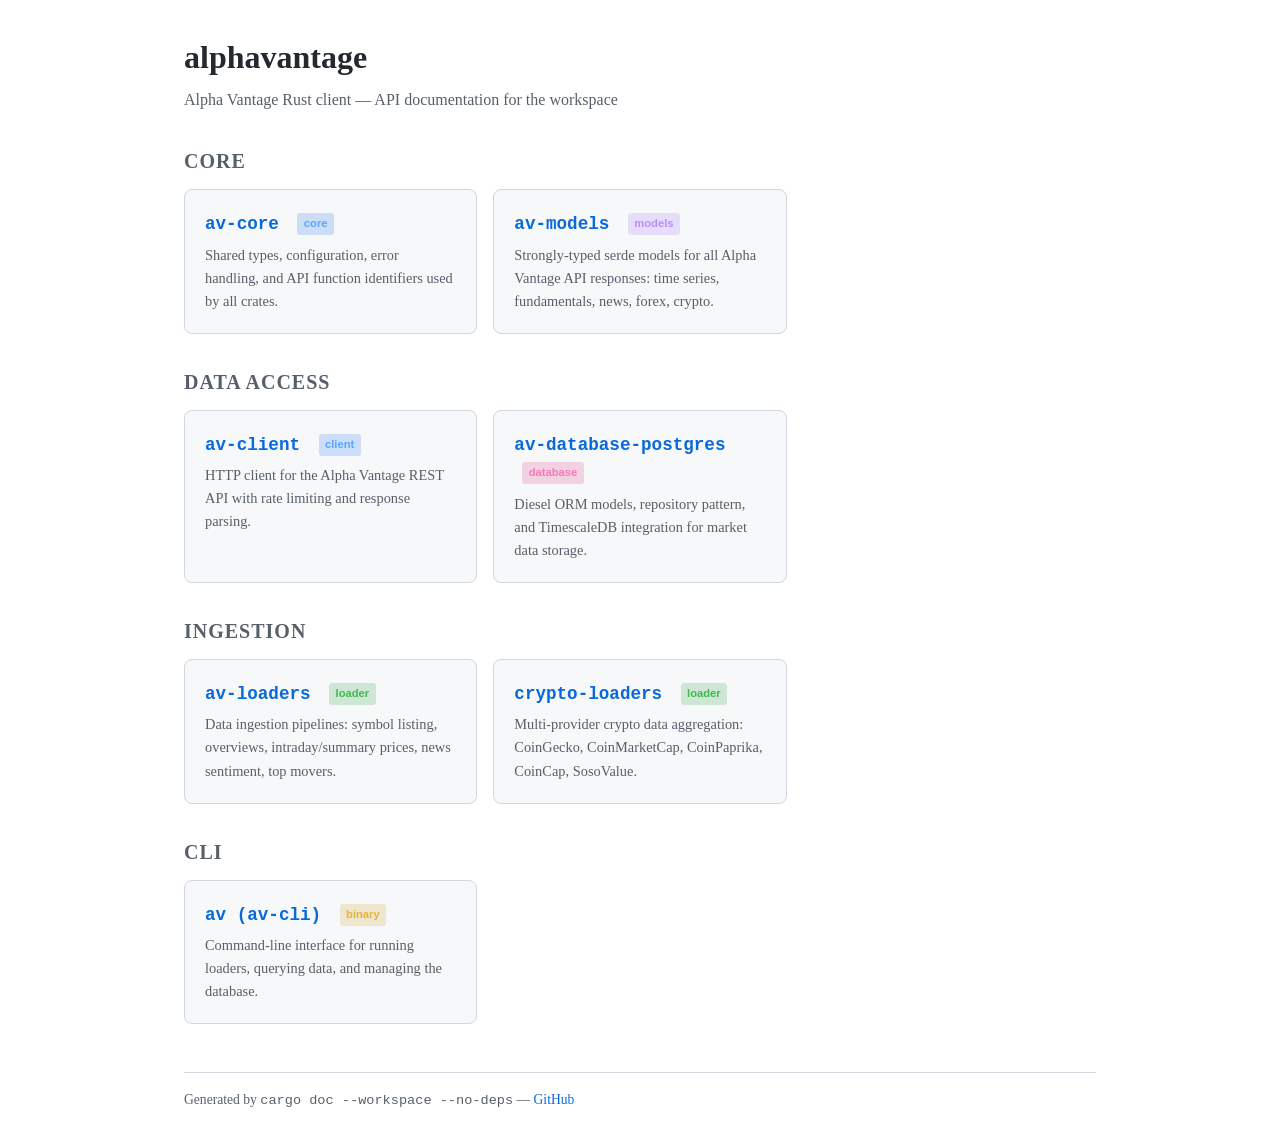
<file: doc/index.html>
<!DOCTYPE html>
<html lang="en">
<head>
  <meta charset="utf-8">
  <title>alphavantage — Rust API Documentation</title>
  <style>
    :root { --bg: #1e1e1e; --fg: #c9d1d9; --accent: #58a6ff; --card-bg: #282828; --border: #3d3d3d; --muted: #8b949e; }
    @media (prefers-color-scheme: light) { :root { --bg: #fff; --fg: #24292f; --accent: #0969da; --card-bg: #f6f8fa; --border: #d0d7de; --muted: #57606a; } }
    * { margin: 0; padding: 0; box-sizing: border-box; }
    body { font-family: "Source Serif 4", Georgia, serif; background: var(--bg); color: var(--fg); max-width: 960px; margin: 0 auto; padding: 2rem 1.5rem; line-height: 1.6; }
    h1 { font-size: 2rem; margin-bottom: 0.25rem; }
    .subtitle { color: var(--muted); font-size: 1rem; margin-bottom: 2rem; }
    h2 { font-size: 1.25rem; margin: 2rem 0 0.75rem; color: var(--muted); text-transform: uppercase; letter-spacing: 0.05em; font-weight: 600; }
    .grid { display: grid; grid-template-columns: repeat(auto-fill, minmax(280px, 1fr)); gap: 1rem; }
    .card { background: var(--card-bg); border: 1px solid var(--border); border-radius: 8px; padding: 1.25rem; text-decoration: none; color: var(--fg); transition: border-color 0.15s; }
    .card:hover { border-color: var(--accent); }
    .card h3 { font-size: 1.1rem; color: var(--accent); margin-bottom: 0.35rem; font-family: "Source Code Pro", monospace; }
    .card p { font-size: 0.9rem; color: var(--muted); }
    .tag { display: inline-block; font-size: 0.7rem; padding: 0.15rem 0.4rem; border-radius: 3px; margin-left: 0.5rem; vertical-align: middle; font-family: sans-serif; }
    .tag-core { background: #1f6feb33; color: #58a6ff; }
    .tag-db { background: #da368033; color: #f778ba; }
    .tag-loader { background: #2ea04333; color: #3fb950; }
    .tag-model { background: #a371f733; color: #bc8cff; }
    .tag-cli { background: #d2992233; color: #e3b341; }
    footer { margin-top: 3rem; padding-top: 1rem; border-top: 1px solid var(--border); font-size: 0.85rem; color: var(--muted); }
    footer a { color: var(--accent); text-decoration: none; }
  </style>
</head>
<body>
  <h1>alphavantage</h1>
  <p class="subtitle">Alpha Vantage Rust client &mdash; API documentation for the workspace</p>

  <h2>Core</h2>
  <div class="grid">
    <a class="card" href="av_core/index.html">
      <h3>av-core <span class="tag tag-core">core</span></h3>
      <p>Shared types, configuration, error handling, and API function identifiers used by all crates.</p>
    </a>
    <a class="card" href="av_models/index.html">
      <h3>av-models <span class="tag tag-model">models</span></h3>
      <p>Strongly-typed serde models for all Alpha Vantage API responses: time series, fundamentals, news, forex, crypto.</p>
    </a>
  </div>

  <h2>Data Access</h2>
  <div class="grid">
    <a class="card" href="av_client/index.html">
      <h3>av-client <span class="tag tag-core">client</span></h3>
      <p>HTTP client for the Alpha Vantage REST API with rate limiting and response parsing.</p>
    </a>
    <a class="card" href="av_database_postgres/index.html">
      <h3>av-database-postgres <span class="tag tag-db">database</span></h3>
      <p>Diesel ORM models, repository pattern, and TimescaleDB integration for market data storage.</p>
    </a>
  </div>

  <h2>Ingestion</h2>
  <div class="grid">
    <a class="card" href="av_loaders/index.html">
      <h3>av-loaders <span class="tag tag-loader">loader</span></h3>
      <p>Data ingestion pipelines: symbol listing, overviews, intraday/summary prices, news sentiment, top movers.</p>
    </a>
    <a class="card" href="crypto_loaders/index.html">
      <h3>crypto-loaders <span class="tag tag-loader">loader</span></h3>
      <p>Multi-provider crypto data aggregation: CoinGecko, CoinMarketCap, CoinPaprika, CoinCap, SosoValue.</p>
    </a>
  </div>

  <h2>CLI</h2>
  <div class="grid">
    <a class="card" href="av/index.html">
      <h3>av (av-cli) <span class="tag tag-cli">binary</span></h3>
      <p>Command-line interface for running loaders, querying data, and managing the database.</p>
    </a>
  </div>

  <footer>
    <p>Generated by <code>cargo doc --workspace --no-deps</code> &mdash; <a href="https://github.com/dbrowne/alphavantage">GitHub</a></p>
  </footer>
</body>
</html>
</file>
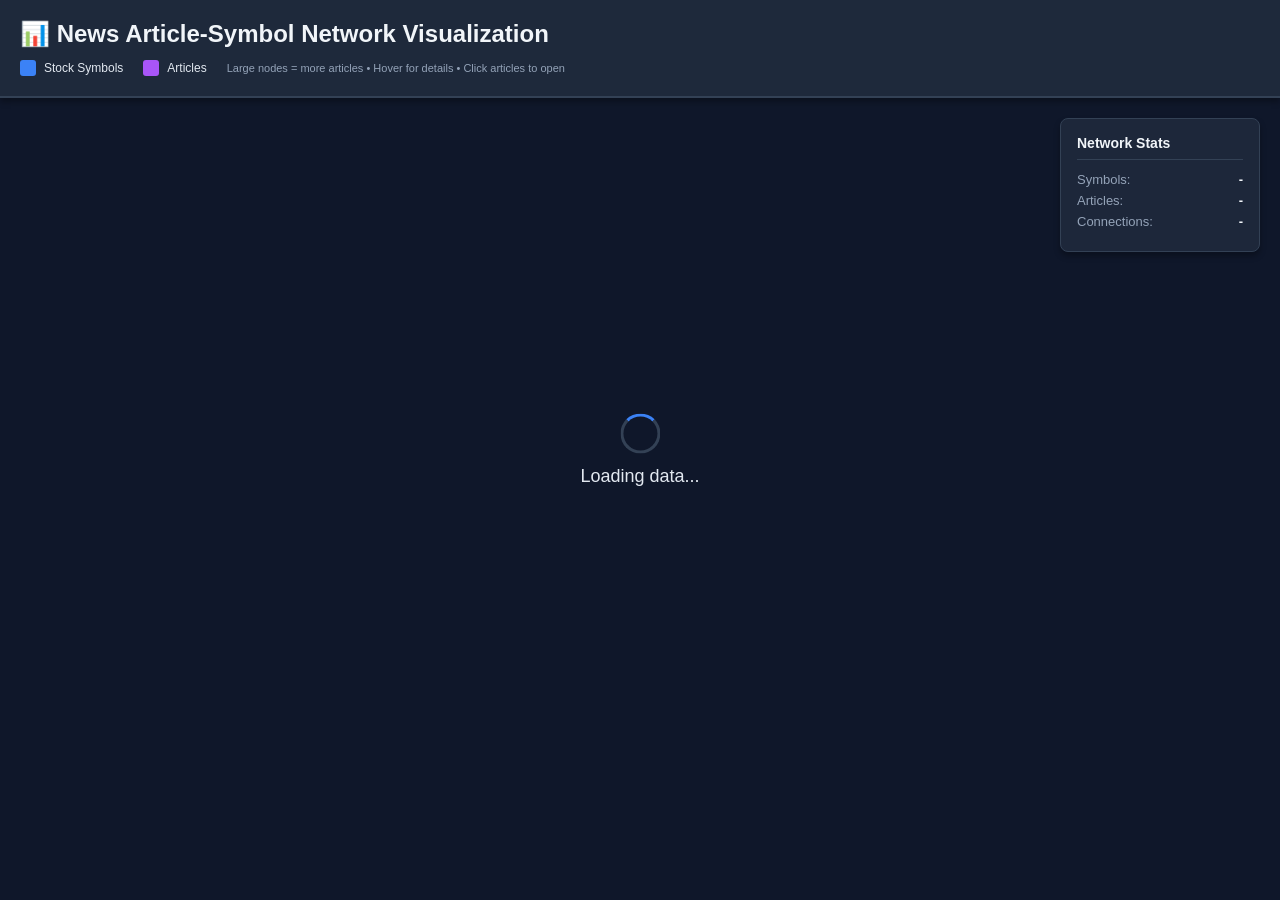
<file: viz/index.html>
<!DOCTYPE html>
<html lang="en">
<!-- quick and dirty code here This is proof of concept work for future development -->
<head>
    <meta charset="UTF-8">
    <meta name="viewport" content="width=device-width, initial-scale=1.0">
    <title>News Relationship Network - POC</title>
    <script src="https://d3js.org/d3.v7.min.js"></script>
    <style>
        * {
            margin: 0;
            padding: 0;
            box-sizing: border-box;
        }

        body {
            font-family: -apple-system, BlinkMacSystemFont, 'Segoe UI', Roboto, Oxygen, Ubuntu, Cantarell, sans-serif;
            background: #0f172a;
            color: #e2e8f0;
            overflow: hidden;
        }

        #header {
            background: #1e293b;
            padding: 20px;
            border-bottom: 2px solid #334155;
            box-shadow: 0 4px 6px rgba(0, 0, 0, 0.3);
        }

        h1 {
            font-size: 24px;
            font-weight: 600;
            color: #f1f5f9;
            margin-bottom: 8px;
        }

        #metadata {
            font-size: 14px;
            color: #94a3b8;
        }

        #controls {
            display: flex;
            gap: 20px;
            margin-top: 12px;
            flex-wrap: wrap;
            align-items: center;
        }

        .control-group {
            display: flex;
            align-items: center;
            gap: 8px;
        }

        label {
            font-size: 13px;
            color: #cbd5e1;
            font-weight: 500;
        }

        select, input[type="range"] {
            padding: 6px 12px;
            background: #334155;
            border: 1px solid #475569;
            border-radius: 6px;
            color: #f1f5f9;
            font-size: 13px;
            cursor: pointer;
        }

        select:hover, input[type="range"]:hover {
            border-color: #64748b;
        }

        input[type="range"] {
            width: 150px;
        }

        .legend {
            display: flex;
            gap: 20px;
            margin-top: 12px;
        }

        .legend-item {
            display: flex;
            align-items: center;
            gap: 8px;
            font-size: 12px;
        }

        .legend-color {
            width: 16px;
            height: 16px;
            border-radius: 3px;
        }

        #viz-container {
            width: 100vw;
            height: calc(100vh - 180px);
            position: relative;
        }

        #network {
            width: 100%;
            height: 100%;
        }

        #stats {
            position: absolute;
            top: 20px;
            right: 20px;
            background: rgba(30, 41, 59, 0.95);
            padding: 16px;
            border-radius: 8px;
            border: 1px solid #334155;
            font-size: 13px;
            min-width: 200px;
            box-shadow: 0 4px 6px rgba(0, 0, 0, 0.3);
        }

        #stats h3 {
            font-size: 14px;
            margin-bottom: 12px;
            color: #f1f5f9;
            border-bottom: 1px solid #334155;
            padding-bottom: 8px;
        }

        .stat-row {
            display: flex;
            justify-content: space-between;
            margin: 6px 0;
            color: #cbd5e1;
        }

        .stat-label {
            color: #94a3b8;
        }

        .stat-value {
            font-weight: 600;
            color: #f1f5f9;
        }

        .tooltip {
            position: absolute;
            background: rgba(15, 23, 42, 0.98);
            border: 1px solid #334155;
            border-radius: 8px;
            padding: 12px;
            pointer-events: none;
            font-size: 13px;
            max-width: 300px;
            opacity: 0;
            transition: opacity 0.2s;
            box-shadow: 0 8px 16px rgba(0, 0, 0, 0.4);
            z-index: 1000;
        }

        .tooltip.show {
            opacity: 1;
        }

        .tooltip-title {
            font-weight: 600;
            color: #f1f5f9;
            margin-bottom: 8px;
            padding-bottom: 6px;
            border-bottom: 1px solid #334155;
        }

        .tooltip-content {
            color: #cbd5e1;
            line-height: 1.5;
        }

        .tooltip-row {
            margin: 4px 0;
        }

        .tooltip-label {
            color: #94a3b8;
            font-size: 11px;
            text-transform: uppercase;
            letter-spacing: 0.5px;
        }

        .node {
            cursor: pointer;
            transition: all 0.2s;
        }

        .node:hover {
            stroke-width: 3px;
        }

        .node-label {
            font-size: 11px;
            pointer-events: none;
            text-anchor: middle;
            fill: #e2e8f0;
            text-shadow: 0 0 4px #0f172a, 0 0 4px #0f172a;
        }

        .link {
            stroke-opacity: 0.6;
            transition: stroke-opacity 0.2s;
        }

        .link:hover {
            stroke-opacity: 1;
        }

        .sentiment-positive { color: #22c55e; }
        .sentiment-negative { color: #ef4444; }
        .sentiment-neutral { color: #94a3b8; }

        #loading {
            position: fixed;
            top: 50%;
            left: 50%;
            transform: translate(-50%, -50%);
            text-align: center;
            font-size: 18px;
        }

        .spinner {
            border: 3px solid #334155;
            border-top: 3px solid #3b82f6;
            border-radius: 50%;
            width: 40px;
            height: 40px;
            animation: spin 1s linear infinite;
            margin: 0 auto 12px;
        }

        @keyframes spin {
            0% { transform: rotate(0deg); }
            100% { transform: rotate(360deg); }
        }
    </style>
</head>
<body>
    <div id="header">
        <h1>📊 News Article-Symbol Network Visualization</h1>
        <div id="metadata"></div>

        <div class="legend">
            <div class="legend-item">
                <div class="legend-color" style="background: #3b82f6;"></div>
                <span>Stock Symbols</span>
            </div>
            <div class="legend-item">
                <div class="legend-color" style="background: #a855f7;"></div>
                <span>Articles</span>
            </div>
            <div class="legend-item">
                <span style="font-size: 11px; color: #94a3b8;">Large nodes = more articles • Hover for details • Click articles to open</span>
            </div>
        </div>
    </div>

    <div id="viz-container">
        <svg id="network"></svg>
        <div id="stats">
            <h3>Network Stats</h3>
            <div class="stat-row">
                <span class="stat-label">Symbols:</span>
                <span class="stat-value" id="symbolCount">-</span>
            </div>
            <div class="stat-row">
                <span class="stat-label">Articles:</span>
                <span class="stat-value" id="articleCount">-</span>
            </div>
            <div class="stat-row">
                <span class="stat-label">Connections:</span>
                <span class="stat-value" id="linkCount">-</span>
            </div>
        </div>
    </div>

    <div class="tooltip" id="tooltip"></div>
    <div id="loading">
        <div class="spinner"></div>
        Loading data...
    </div>

    <script>
        // Configuration
        const width = window.innerWidth;
        const height = window.innerHeight - 180;

        // Color schemes
        const typeColors = {
            'Equity': '#3b82f6',
            'Cryptocurrency': '#f59e0b',
            'ETF': '#10b981',
            'Other': '#6b7280',
            'Article': '#a855f7'
        };

        const sentimentColor = d3.scaleLinear()
            .domain([-1, 0, 1])
            .range(['#ef4444', '#94a3b8', '#22c55e']);

        // Setup SVG
        const svg = d3.select('#network')
            .attr('width', width)
            .attr('height', height);

        const g = svg.append('g');

        // Zoom behavior
        const zoom = d3.zoom()
            .scaleExtent([0.1, 4])
            .on('zoom', (event) => {
                g.attr('transform', event.transform);
            });

        svg.call(zoom);

        // Tooltip
        const tooltip = d3.select('#tooltip');

        // Load and visualize data
        d3.json('news_data.json').then(data => {
            document.getElementById('loading').style.display = 'none';

            // Update metadata
            const metadata = data.metadata;
            document.getElementById('metadata').innerHTML = `
                ${metadata.description || 'News article-symbol visualization'}<br>
                <strong>Generated:</strong> ${metadata.generated_at ? new Date(metadata.generated_at).toLocaleString() : 'N/A'} •
                <strong>Method:</strong> ${metadata.derivation_method || 'Derived from article titles'}
            `;

            // Process data
            let nodes = [];
            let links = [];

            // Add symbol nodes
            if (data.symbols) {
                data.symbols.forEach(symbol => {
                    nodes.push({
                        id: `sym_${symbol.id}`,
                        type: 'symbol',
                        label: symbol.symbol,
                        fullName: symbol.name,
                        symbol: symbol.symbol,
                        articleCount: symbol.article_count,
                        secType: 'Equity', // For coloring
                        size: Math.sqrt(symbol.article_count) * 3 + 15
                    });
                });
            }

            // Add article nodes
            if (data.articles) {
                data.articles.forEach(article => {
                    nodes.push({
                        id: `a_${article.id}`,
                        type: 'article',
                        label: article.title.substring(0, 30) + '...',
                        fullTitle: article.title,
                        date: new Date(article.date),
                        url: article.url,
                        sourceId: article.source_id,
                        size: 8
                    });
                });
            }

            // Add links from relationships
            if (data.relationships) {
                data.relationships.forEach(rel => {
                    links.push({
                        source: `sym_${rel.symbol_id}`,
                        target: `a_${rel.article_id}`,
                        relevance: 0.8,  // Default relevance
                        sentiment: 0,    // Neutral sentiment
                        sentimentLabel: 'Neutral'
                    });
                });
            }

            // Create node and link lookup maps
            const nodeMap = new Map(nodes.map(n => [n.id, n]));

            // Store links globally for tooltip access
            window.graphLinks = links;

            // Initial render
            render(nodes, links);

            // Setup controls
            setupControls(nodes, links);

        }).catch(error => {
            document.getElementById('loading').innerHTML = `
                <div class="spinner"></div>
                Error loading data: ${error.message}<br>
                <small style="margin-top: 12px; display: block; color: #94a3b8;">
                    Make sure you've run ./extract_data.sh first
                </small>
            `;
        });

        function render(nodes, links) {
            // Clear existing elements
            g.selectAll('*').remove();

            // Update stats
            const symbolNodes = nodes.filter(n => n.type === 'symbol');
            const articleNodes = nodes.filter(n => n.type === 'article');
            const avgSentiment = d3.mean(links, d => d.sentiment) || 0;

            document.getElementById('symbolCount').textContent = symbolNodes.length;
            document.getElementById('articleCount').textContent = articleNodes.length;
            document.getElementById('linkCount').textContent = links.length;

            // Create force simulation
            const simulation = d3.forceSimulation(nodes)
                .force('link', d3.forceLink(links).id(d => d.id).distance(100))
                .force('charge', d3.forceManyBody().strength(-300))
                .force('center', d3.forceCenter(width / 2, height / 2))
                .force('collision', d3.forceCollide().radius(d => d.size + 5));

            // Create links
            const link = g.append('g')
                .selectAll('line')
                .data(links)
                .join('line')
                .attr('class', 'link')
                .attr('stroke', d => sentimentColor(d.sentiment))
                .attr('stroke-width', d => Math.max(1, d.relevance * 3))
                .on('mouseover', showLinkTooltip)
                .on('mouseout', hideTooltip);

            // Create nodes
            const node = g.append('g')
                .selectAll('circle')
                .data(nodes)
                .join('circle')
                .attr('class', 'node')
                .attr('r', d => d.size)
                .attr('fill', d => d.type === 'symbol' ? typeColors.Equity : typeColors.Article)
                .attr('stroke', '#1e293b')
                .attr('stroke-width', 2)
                .on('mouseover', showNodeTooltip)
                .on('mouseout', hideTooltip)
                .on('click', handleNodeClick)
                .call(drag(simulation));

            // Create labels
            const label = g.append('g')
                .selectAll('text')
                .data(nodes)
                .join('text')
                .attr('class', 'node-label')
                .attr('dy', d => d.size + 12)
                .text(d => d.type === 'symbol' ? d.label : '');

            // Update positions on tick
            simulation.on('tick', () => {
                link
                    .attr('x1', d => d.source.x)
                    .attr('y1', d => d.source.y)
                    .attr('x2', d => d.target.x)
                    .attr('y2', d => d.target.y);

                node
                    .attr('cx', d => d.x)
                    .attr('cy', d => d.y);

                label
                    .attr('x', d => d.x)
                    .attr('y', d => d.y);
            });
        }

        function setupControls(allNodes, allLinks) {
            // No controls for this simple version
        }

        function showNodeTooltip(event, d) {
            let content = '';

            if (d.type === 'symbol') {
                // Count actual connections in the visualization
                const actualConnections = window.graphLinks ?
                    window.graphLinks.filter(link => link.source.id === d.id || link.source === d.id).length :
                    d.articleCount;

                const articleInfo = actualConnections === d.articleCount ?
                    `${d.articleCount} articles` :
                    `${actualConnections} of ${d.articleCount} articles shown`;

                content = `
                    <div class="tooltip-title">${d.symbol} - ${d.fullName}</div>
                    <div class="tooltip-content">
                        <div class="tooltip-row">
                            <span class="tooltip-label">Symbol:</span> ${d.symbol}
                        </div>
                        <div class="tooltip-row">
                            <span class="tooltip-label">Articles:</span> ${articleInfo}
                        </div>
                    </div>
                `;
            } else {
                content = `
                    <div class="tooltip-title">${d.fullTitle}</div>
                    <div class="tooltip-content">
                        <div class="tooltip-row">
                            <span class="tooltip-label">Date:</span> ${d.date.toLocaleDateString()} ${d.date.toLocaleTimeString()}
                        </div>
                        <div class="tooltip-row">
                            <span class="tooltip-label">Click to open</span>
                        </div>
                    </div>
                `;
            }

            tooltip
                .html(content)
                .style('left', (event.pageX + 10) + 'px')
                .style('top', (event.pageY + 10) + 'px')
                .classed('show', true);
        }

        function showLinkTooltip(event, d) {
            const content = `
                <div class="tooltip-title">Symbol Mention</div>
                <div class="tooltip-content">
                    <div class="tooltip-row">
                        Article mentions this symbol
                    </div>
                </div>
            `;

            tooltip
                .html(content)
                .style('left', (event.pageX + 10) + 'px')
                .style('top', (event.pageY + 10) + 'px')
                .classed('show', true);
        }

        function hideTooltip() {
            tooltip.classed('show', false);
        }

        function handleNodeClick(event, d) {
            if (d.type === 'article' && d.url) {
                window.open(d.url, '_blank');
            }
        }

        function drag(simulation) {
            function dragstarted(event) {
                if (!event.active) simulation.alphaTarget(0.3).restart();
                event.subject.fx = event.subject.x;
                event.subject.fy = event.subject.y;
            }

            function dragged(event) {
                event.subject.fx = event.x;
                event.subject.fy = event.y;
            }

            function dragended(event) {
                if (!event.active) simulation.alphaTarget(0);
                event.subject.fx = null;
                event.subject.fy = null;
            }

            return d3.drag()
                .on('start', dragstarted)
                .on('drag', dragged)
                .on('end', dragended);
        }

        // Handle window resize
        window.addEventListener('resize', () => {
            location.reload(); // Simple approach for POC
        });
    </script>
</body>
</html>
</file>
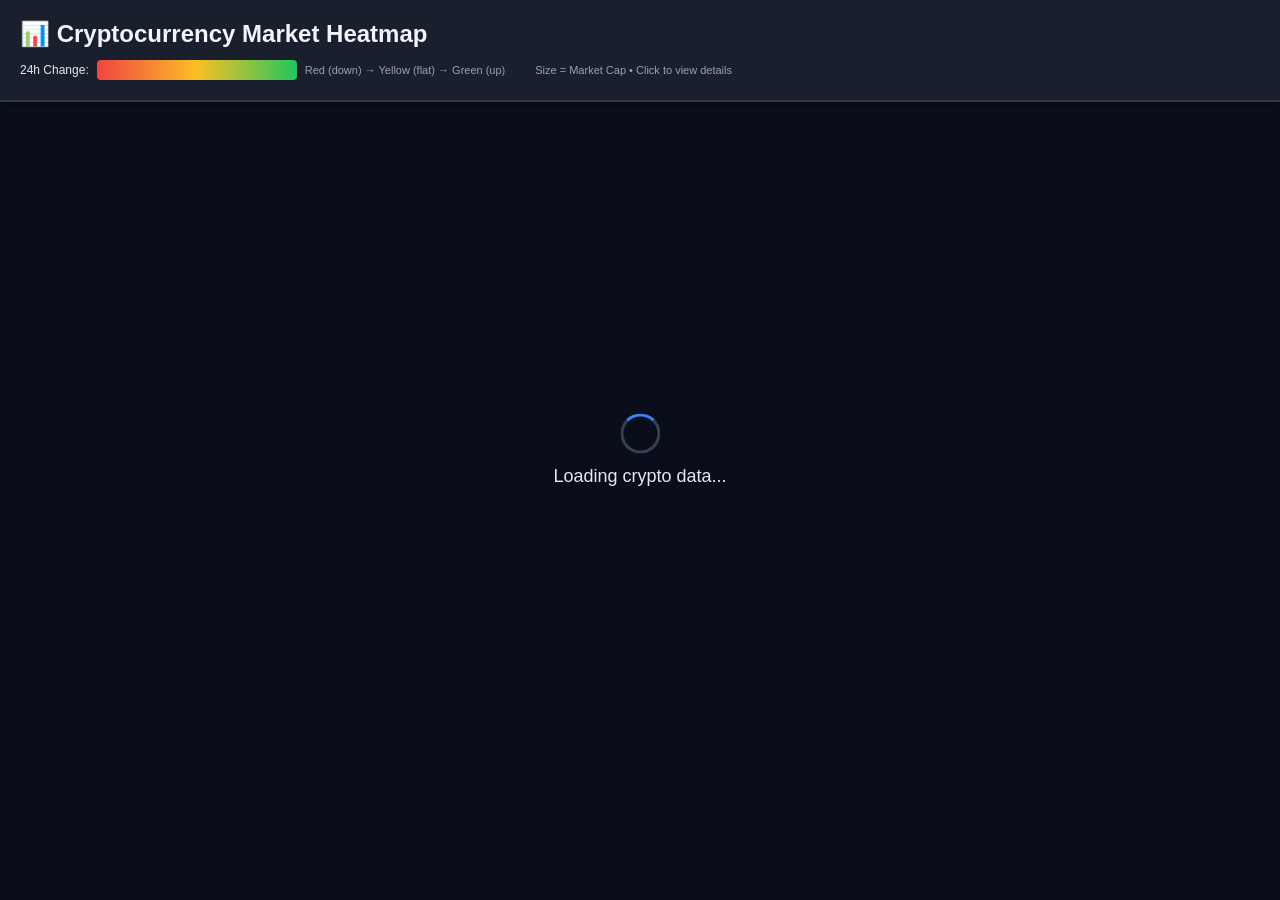
<file: viz/crypto_heatmap.html>
<!DOCTYPE html>
<html lang="en">
<head>
    <meta charset="UTF-8">
    <meta name="viewport" content="width=device-width, initial-scale=1.0">
    <title>Cryptocurrency Heatmap</title>
    <script src="https://d3js.org/d3.v7.min.js"></script>
    <style>
        * {
            margin: 0;
            padding: 0;
            box-sizing: border-box;
        }

        body {
            font-family: -apple-system, BlinkMacSystemFont, 'Segoe UI', Roboto, Oxygen, Ubuntu, Cantarell, sans-serif;
            background: #0a0e1a;
            color: #e2e8f0;
            overflow: hidden;
        }

        #header {
            background: #1a1f2e;
            padding: 20px;
            border-bottom: 2px solid #2d3748;
            box-shadow: 0 4px 6px rgba(0, 0, 0, 0.3);
        }

        h1 {
            font-size: 24px;
            font-weight: 600;
            color: #f1f5f9;
            margin-bottom: 8px;
        }

        #metadata {
            font-size: 14px;
            color: #94a3b8;
        }

        .legend {
            display: flex;
            gap: 30px;
            margin-top: 12px;
            align-items: center;
        }

        .legend-item {
            display: flex;
            align-items: center;
            gap: 8px;
            font-size: 12px;
        }

        .legend-gradient {
            width: 200px;
            height: 20px;
            border-radius: 4px;
            background: linear-gradient(to right, #ef4444, #fbbf24, #22c55e);
        }

        #heatmap-container {
            width: 100vw;
            height: calc(100vh - 140px);
            position: relative;
        }

        #heatmap {
            width: 100%;
            height: 100%;
        }

        .crypto-cell {
            stroke: #0a0e1a;
            stroke-width: 2px;
            cursor: pointer;
            transition: all 0.2s;
            filter: url(#cell-shadow);
        }

        .crypto-cell:hover {
            opacity: 0.9;
            stroke: #fff;
            stroke-width: 3px;
            filter: url(#cell-shadow-hover);
        }

        .crypto-label {
            pointer-events: none;
            font-size: 12px;
            font-weight: 600;
            fill: #fff;
            text-shadow: 0 0 4px rgba(0,0,0,0.8), 0 0 8px rgba(0,0,0,0.6);
        }

        .crypto-change {
            pointer-events: none;
            font-size: 11px;
            fill: #fff;
            text-shadow: 0 0 4px rgba(0,0,0,0.8);
        }

        .crypto-price {
            pointer-events: none;
            font-size: 10px;
            fill: #cbd5e1;
            text-shadow: 0 0 4px rgba(0,0,0,0.8);
        }

        .tooltip {
            position: absolute;
            background: rgba(10, 14, 26, 0.98);
            border: 1px solid #334155;
            border-radius: 8px;
            padding: 12px;
            pointer-events: none;
            font-size: 13px;
            max-width: 300px;
            opacity: 0;
            transition: opacity 0.2s;
            box-shadow: 0 8px 16px rgba(0, 0, 0, 0.6);
            z-index: 1000;
        }

        .tooltip.show {
            opacity: 1;
        }

        .tooltip-title {
            font-weight: 600;
            color: #f1f5f9;
            margin-bottom: 8px;
            padding-bottom: 6px;
            border-bottom: 1px solid #334155;
        }

        .tooltip-row {
            margin: 4px 0;
            display: flex;
            justify-content: space-between;
            gap: 12px;
        }

        .tooltip-label {
            color: #94a3b8;
            font-size: 11px;
        }

        .tooltip-value {
            color: #f1f5f9;
            font-weight: 500;
        }

        .positive { color: #22c55e; }
        .negative { color: #ef4444; }
        .neutral { color: #94a3b8; }

        #loading {
            position: fixed;
            top: 50%;
            left: 50%;
            transform: translate(-50%, -50%);
            text-align: center;
            font-size: 18px;
        }

        .spinner {
            border: 3px solid #334155;
            border-top: 3px solid #3b82f6;
            border-radius: 50%;
            width: 40px;
            height: 40px;
            animation: spin 1s linear infinite;
            margin: 0 auto 12px;
        }

        @keyframes spin {
            0% { transform: rotate(0deg); }
            100% { transform: rotate(360deg); }
        }
    </style>
</head>
<body>
    <div id="header">
        <h1>📊 Cryptocurrency Market Heatmap</h1>
        <div id="metadata"></div>

        <div class="legend">
            <div class="legend-item">
                <span>24h Change:</span>
                <div class="legend-gradient"></div>
                <span style="font-size: 11px; color: #94a3b8;">Red (down) → Yellow (flat) → Green (up)</span>
            </div>
            <div class="legend-item">
                <span style="font-size: 11px; color: #94a3b8;">Size = Market Cap • Click to view details</span>
            </div>
        </div>
    </div>

    <div id="heatmap-container">
        <svg id="heatmap"></svg>
    </div>

    <div class="tooltip" id="tooltip"></div>
    <div id="loading">
        <div class="spinner"></div>
        Loading crypto data...
    </div>

    <script>
        const width = window.innerWidth;
        const height = window.innerHeight - 140;

        const svg = d3.select('#heatmap')
            .attr('width', width)
            .attr('height', height);

        // Add shadow filters and gradients for 3D effect
        const defs = svg.append('defs');

        // Linear gradient for 3D lighting effect (top-to-bottom)
        const lightGradient = defs.append('linearGradient')
            .attr('id', 'light-gradient')
            .attr('x1', '0%')
            .attr('y1', '0%')
            .attr('x2', '0%')
            .attr('y2', '100%');

        lightGradient.append('stop')
            .attr('offset', '0%')
            .attr('stop-color', '#ffffff')
            .attr('stop-opacity', '0.4');

        lightGradient.append('stop')
            .attr('offset', '40%')
            .attr('stop-color', '#ffffff')
            .attr('stop-opacity', '0.1');

        lightGradient.append('stop')
            .attr('offset', '60%')
            .attr('stop-color', '#000000')
            .attr('stop-opacity', '0.1');

        lightGradient.append('stop')
            .attr('offset', '100%')
            .attr('stop-color', '#000000')
            .attr('stop-opacity', '0.4');

        // Normal shadow with inner lighting
        const filter = defs.append('filter')
            .attr('id', 'cell-shadow')
            .attr('height', '150%')
            .attr('width', '150%');

        filter.append('feGaussianBlur')
            .attr('in', 'SourceAlpha')
            .attr('stdDeviation', 5);

        filter.append('feOffset')
            .attr('dx', 3)
            .attr('dy', 6)
            .attr('result', 'offsetblur');

        filter.append('feComponentTransfer')
            .append('feFuncA')
            .attr('type', 'linear')
            .attr('slope', 0.75);

        const feMerge = filter.append('feMerge');
        feMerge.append('feMergeNode');
        feMerge.append('feMergeNode')
            .attr('in', 'SourceGraphic');

        // Hover shadow (stronger and more lifted)
        const filterHover = defs.append('filter')
            .attr('id', 'cell-shadow-hover')
            .attr('height', '150%')
            .attr('width', '150%');

        filterHover.append('feGaussianBlur')
            .attr('in', 'SourceAlpha')
            .attr('stdDeviation', 8);

        filterHover.append('feOffset')
            .attr('dx', 5)
            .attr('dy', 10)
            .attr('result', 'offsetblur');

        filterHover.append('feComponentTransfer')
            .append('feFuncA')
            .attr('type', 'linear')
            .attr('slope', 0.9);

        const feMergeHover = filterHover.append('feMerge');
        feMergeHover.append('feMergeNode');
        feMergeHover.append('feMergeNode')
            .attr('in', 'SourceGraphic');

        const tooltip = d3.select('#tooltip');

        // Color scale for price change
        const colorScale = d3.scaleLinear()
            .domain([-10, 0, 10])  // -10% to +10%
            .range(['#ef4444', '#fbbf24', '#22c55e'])
            .clamp(true);

        // Load crypto data
        d3.json('crypto_data.json').then(data => {
            document.getElementById('loading').style.display = 'none';

            // Update metadata
            const metadata = data.metadata;
            document.getElementById('metadata').innerHTML = `
                ${metadata.description}<br>
                <strong>Generated:</strong> ${new Date(metadata.generated_at).toLocaleString()} •
                <strong>Total Cryptos:</strong> ${metadata.total_cryptos}
            `;

            // Prepare data for treemap
            const cryptos = data.cryptos.filter(c => c.market_cap > 0);

            const root = d3.hierarchy({children: cryptos})
                .sum(d => d.market_cap || 0)
                .sort((a, b) => b.value - a.value);

            // Create treemap layout
            const treemap = d3.treemap()
                .size([width, height])
                .padding(2)
                .round(true);

            treemap(root);

            // Draw cells
            const cells = svg.selectAll('g')
                .data(root.leaves())
                .join('g')
                .attr('transform', d => `translate(${d.x0},${d.y0})`);

            // Add base rectangles with color
            cells.append('rect')
                .attr('class', 'crypto-cell')
                .attr('width', d => d.x1 - d.x0)
                .attr('height', d => d.y1 - d.y0)
                .attr('fill', d => colorScale(d.data.price_change_pct_24h || 0))
                .on('mouseover', showTooltip)
                .on('mouseout', hideTooltip)
                .on('click', handleClick);

            // Add gradient overlay for 3D lighting effect
            cells.append('rect')
                .attr('width', d => d.x1 - d.x0)
                .attr('height', d => d.y1 - d.y0)
                .attr('fill', 'url(#light-gradient)')
                .attr('pointer-events', 'none');

            // Add symbol labels
            cells.append('text')
                .attr('class', 'crypto-label')
                .attr('x', d => (d.x1 - d.x0) / 2)
                .attr('y', d => (d.y1 - d.y0) / 2 - 8)
                .attr('text-anchor', 'middle')
                .text(d => {
                    const width = d.x1 - d.x0;
                    return width > 60 ? d.data.symbol : '';
                })
                .style('font-size', d => {
                    const width = d.x1 - d.x0;
                    return width > 100 ? '14px' : '11px';
                });

            // Add price change labels
            cells.append('text')
                .attr('class', 'crypto-change')
                .attr('x', d => (d.x1 - d.x0) / 2)
                .attr('y', d => (d.y1 - d.y0) / 2 + 8)
                .attr('text-anchor', 'middle')
                .text(d => {
                    const width = d.x1 - d.x0;
                    const change = d.data.price_change_pct_24h;
                    if (width > 60 && change != null) {
                        return `${change > 0 ? '+' : ''}${change.toFixed(2)}%`;
                    }
                    return '';
                });

            // Add price labels (for larger cells)
            cells.append('text')
                .attr('class', 'crypto-price')
                .attr('x', d => (d.x1 - d.x0) / 2)
                .attr('y', d => (d.y1 - d.y0) / 2 + 22)
                .attr('text-anchor', 'middle')
                .text(d => {
                    const width = d.x1 - d.x0;
                    const height = d.y1 - d.y0;
                    if (width > 100 && height > 50 && d.data.current_price != null) {
                        return `$${formatPrice(d.data.current_price)}`;
                    }
                    return '';
                });

        }).catch(error => {
            document.getElementById('loading').innerHTML = `
                <div class="spinner"></div>
                Error loading data: ${error.message}<br>
                <small style="margin-top: 12px; display: block; color: #94a3b8;">
                    Make sure you've run ./extract_crypto.sh first
                </small>
            `;
        });

        function formatPrice(price) {
            if (price >= 1000) return price.toLocaleString('en-US', {maximumFractionDigits: 0});
            if (price >= 1) return price.toFixed(2);
            if (price >= 0.01) return price.toFixed(4);
            return price.toFixed(6);
        }

        function formatNumber(num) {
            if (num >= 1e12) return (num / 1e12).toFixed(2) + 'T';
            if (num >= 1e9) return (num / 1e9).toFixed(2) + 'B';
            if (num >= 1e6) return (num / 1e6).toFixed(2) + 'M';
            if (num >= 1e3) return (num / 1e3).toFixed(2) + 'K';
            return num.toFixed(2);
        }

        function showTooltip(event, d) {
            const crypto = d.data;
            const changeClass = crypto.price_change_pct_24h > 0 ? 'positive' :
                               crypto.price_change_pct_24h < 0 ? 'negative' : 'neutral';

            const content = `
                <div class="tooltip-title">${crypto.symbol} - ${crypto.name}</div>
                <div class="tooltip-row">
                    <span class="tooltip-label">Price:</span>
                    <span class="tooltip-value">$${formatPrice(crypto.current_price)}</span>
                </div>
                <div class="tooltip-row">
                    <span class="tooltip-label">24h Change:</span>
                    <span class="tooltip-value ${changeClass}">
                        ${crypto.price_change_pct_24h > 0 ? '+' : ''}${crypto.price_change_pct_24h?.toFixed(2) || 'N/A'}%
                    </span>
                </div>
                <div class="tooltip-row">
                    <span class="tooltip-label">7d Change:</span>
                    <span class="tooltip-value">
                        ${crypto.price_change_pct_7d != null ?
                            (crypto.price_change_pct_7d > 0 ? '+' : '') + crypto.price_change_pct_7d.toFixed(2) + '%' :
                            'N/A'}
                    </span>
                </div>
                <div class="tooltip-row">
                    <span class="tooltip-label">Market Cap:</span>
                    <span class="tooltip-value">$${formatNumber(crypto.market_cap)}</span>
                </div>
                <div class="tooltip-row">
                    <span class="tooltip-label">24h Volume:</span>
                    <span class="tooltip-value">$${formatNumber(crypto.volume_24h)}</span>
                </div>
                <div class="tooltip-row">
                    <span class="tooltip-label">Rank:</span>
                    <span class="tooltip-value">#${crypto.market_cap_rank || 'N/A'}</span>
                </div>
            `;

            // Set content first to get tooltip dimensions
            tooltip
                .html(content)
                .classed('show', true);

            // Get tooltip dimensions
            const tooltipNode = tooltip.node();
            const tooltipWidth = tooltipNode.offsetWidth;
            const tooltipHeight = tooltipNode.offsetHeight;

            // Calculate position with offset
            let left = event.pageX + 10;
            let top = event.pageY + 10;

            // Check if tooltip goes off right edge
            if (left + tooltipWidth > window.innerWidth) {
                left = event.pageX - tooltipWidth - 10;
            }

            // Check if tooltip goes off bottom edge
            if (top + tooltipHeight > window.innerHeight) {
                top = event.pageY - tooltipHeight - 10;
            }

            // Ensure tooltip doesn't go off left edge
            if (left < 0) {
                left = 10;
            }

            // Ensure tooltip doesn't go off top edge
            if (top < 0) {
                top = 10;
            }

            tooltip
                .style('left', left + 'px')
                .style('top', top + 'px');
        }

        function hideTooltip() {
            tooltip.classed('show', false);
        }

        function handleClick(event, d) {
            // Use CoinGecko if available, otherwise fallback to CoinMarketCap
            if (d.data.coingecko_id) {
                window.open(`https://www.coingecko.com/en/coins/${d.data.coingecko_id}`, '_blank');
            } else if (d.data.coinmarketcap_id) {
                window.open(`https://coinmarketcap.com/currencies/${d.data.coinmarketcap_id}/`, '_blank');
            }
            // If neither mapping exists, do nothing
        }

        // Handle window resize
        window.addEventListener('resize', () => {
            location.reload(); // Simple approach for POC
        });
    </script>
</body>
</html>
</file>
